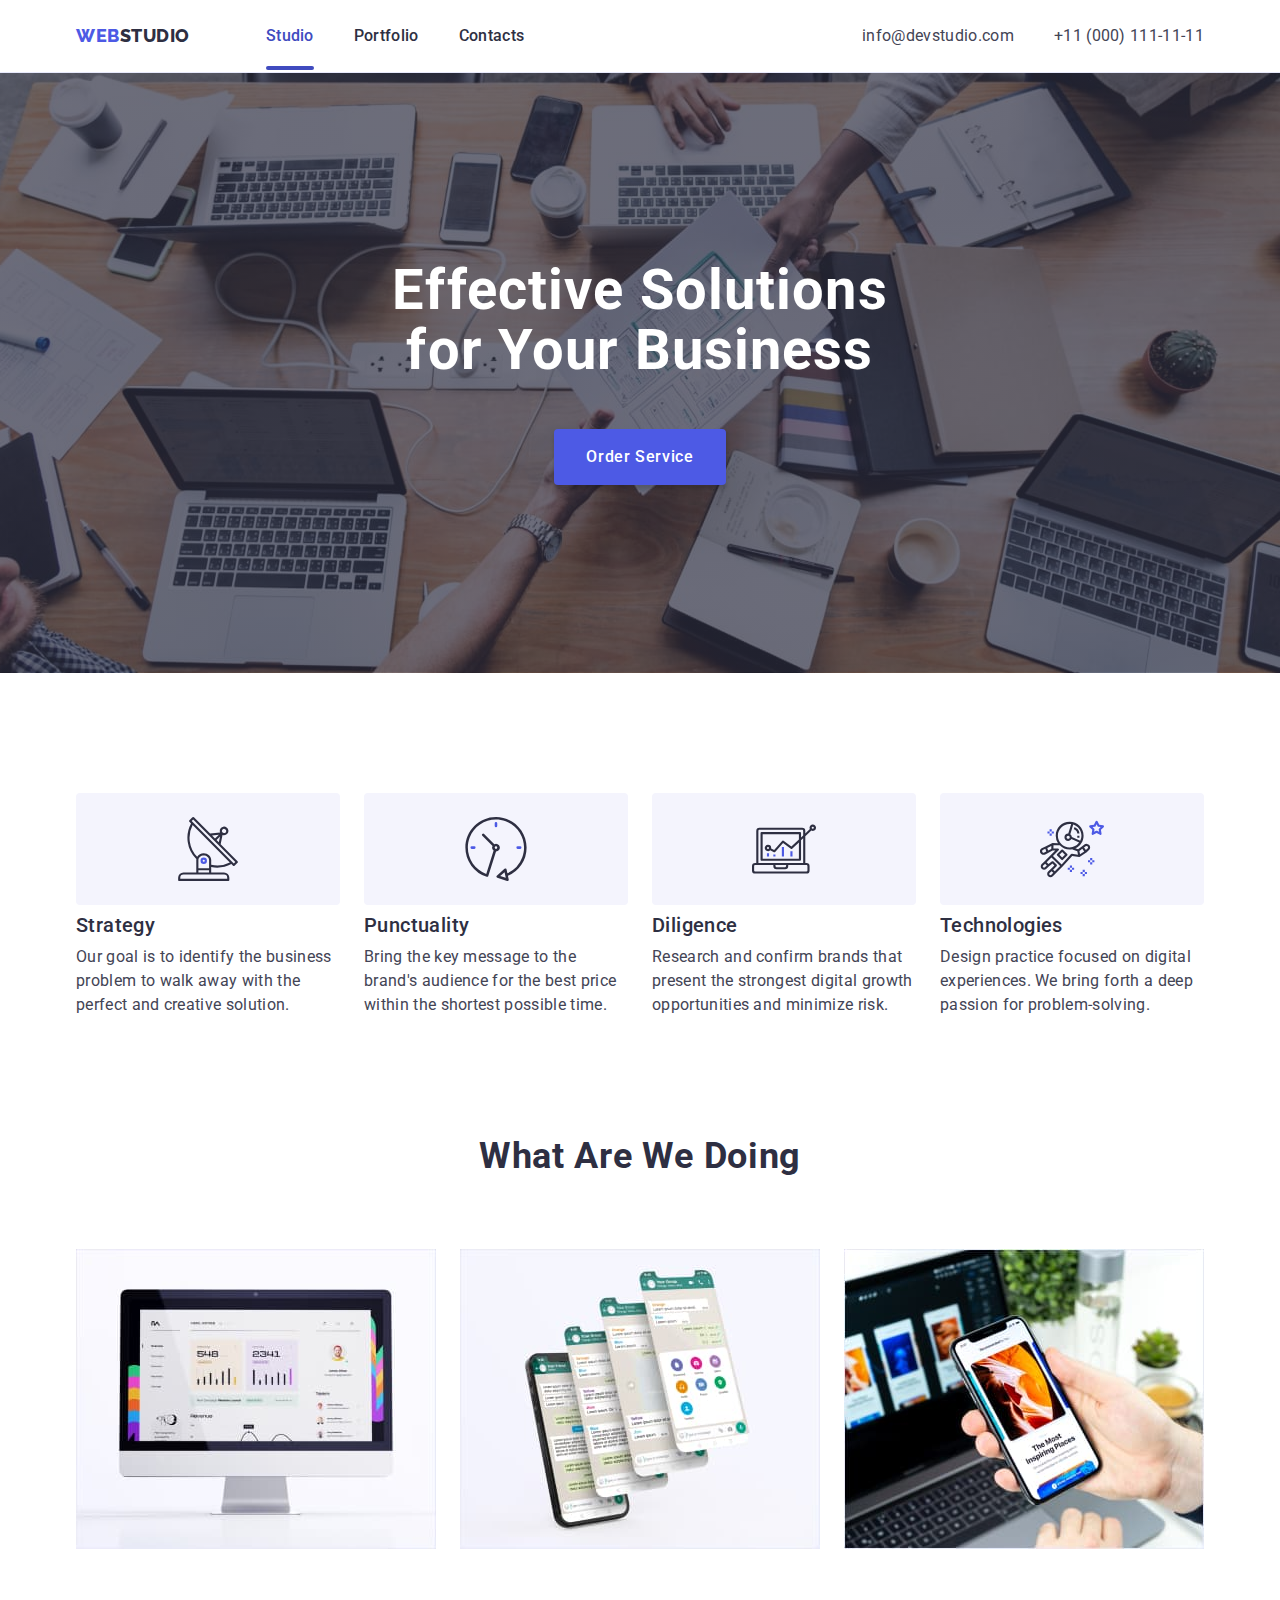
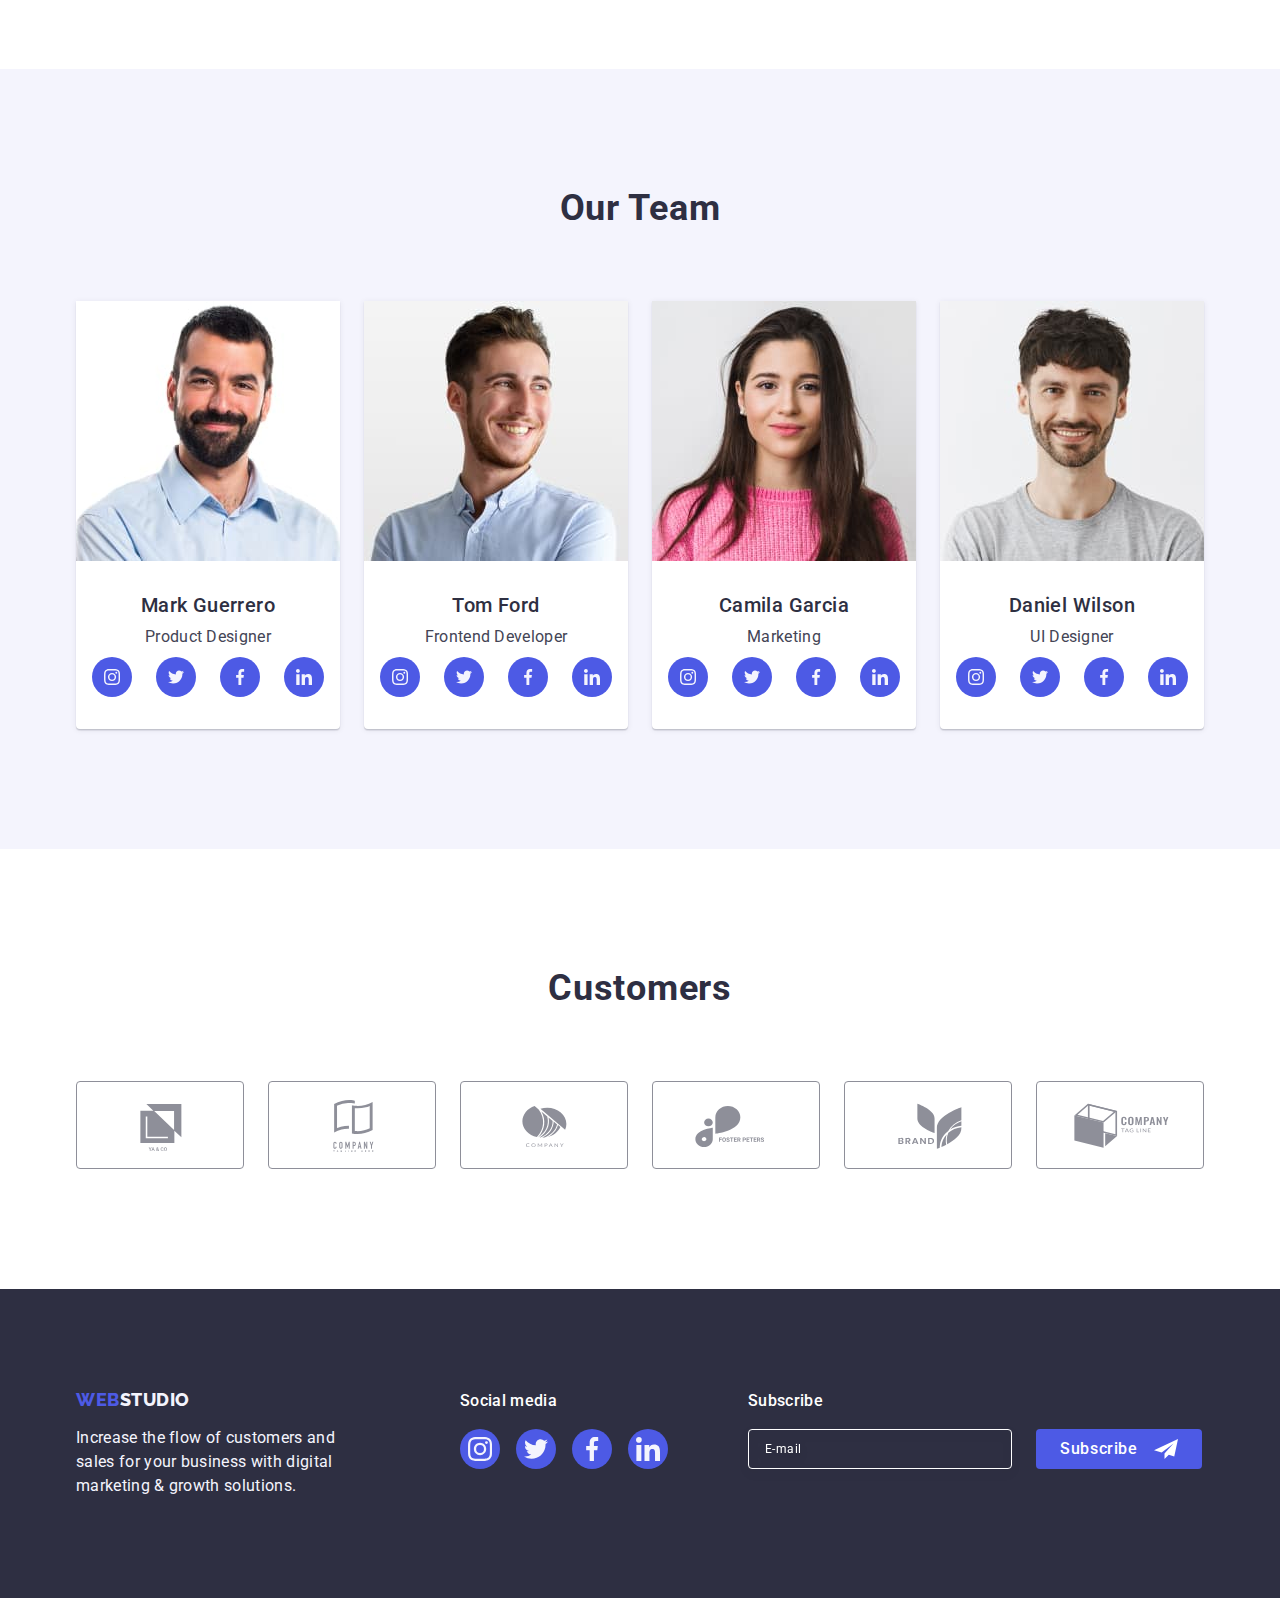
<file: index.html>
<!DOCTYPE html>
<html lang="en">
  <head>
    <meta charset="UTF-8" />
    <meta name="viewport" content="width=device-width, initial-scale=1.0" />
    <title>Студія</title>
    <link rel="preconnect" href="https://fonts.googleapis.com" />
    <link rel="preconnect" href="https://fonts.gstatic.com" crossorigin />
    <link
      href="https://fonts.googleapis.com/css2?family=Raleway:wght@800&family=Roboto:wght@400;500;700;900&display=swap"
      rel="stylesheet"
    />
    <link
      rel="stylesheet"
      href="https://cdnjs.cloudflare.com/ajax/libs/modern-normalize/2.0.0/modern-normalize.min.css"
    />
    <link rel="stylesheet" href="./css/styles.css" />
  </head>
  <body>
    <header class="header">
      <div class="container header-container">
        <nav class="header-nav">
          <a href="./index.html" class="logo link logo-header"
            >Web<span class="header-logo">Studio</span></a
          >
          <ul class="list menu">
            <li>
              <a href="./index.html" class="header-text link current">Studio</a>
            </li>
            <li>
              <a href="./portfolio.html" class="header-text link">Portfolio</a>
            </li>
            <li><a href="" class="header-text link">Contacts</a></li>
          </ul>
        </nav>
        <address class="mail-normal">
          <ul class="list menu">
            <li>
              <a href="mailto:info@devstudio.com" class="link contacts"
                >info@devstudio.com</a
              >
            </li>
            <li>
              <a href="tel:+110001111111" class="link contacts"
                >+11 (000) 111-11-11</a
              >
            </li>
          </ul>
        </address>
      </div>
    </header>
    <main>
      <section class="hero">
        <div class="container hero-container">
          <h1 class="hero-name">Effective Solutions for Your Business</h1>
          <button type="button" class="hero-btn" data-modal-open>
            Order Service
          </button>
        </div>
      </section>
      <section class="advanced">
        <div class="container">
          <h2 class="visually-hidden">Advanced</h2>
          <ul class="list advanced-list">
            <li class="item-list">
              <div class="advanced-item-top">
                <svg class="advanced-icon" width="64" height="64">
                  <use href="./images/icons.svg#icon-antenna"></use>
                </svg>
              </div>
              <h3 class="advanced-header">Strategy</h3>
              <p class="advanced-text">
                Our goal is to identify the business problem to walk away with
                the perfect and creative solution.
              </p>
            </li>
            <li class="item-list">
              <div class="advanced-item-top">
                <svg class="advanced-icon" width="64" height="64">
                  <use href="./images/icons.svg#icon-clock"></use>
                </svg>
              </div>
              <h3 class="advanced-header">Punctuality</h3>
              <p class="advanced-text">
                Bring the key message to the brand's audience for the best price
                within the shortest possible time.
              </p>
            </li>
            <li class="item-list">
              <div class="advanced-item-top">
                <svg class="advanced-icon" width="64" height="64">
                  <use href="./images/icons.svg#icon-diagram"></use>
                </svg>
              </div>
              <h3 class="advanced-header">Diligence</h3>
              <p class="advanced-text">
                Research and confirm brands that present the strongest digital
                growth opportunities and minimize risk.
              </p>
            </li>
            <li class="item-list">
              <div class="advanced-item-top">
                <svg class="advanced-icon" width="64" height="64">
                  <use href="./images/icons.svg#icon-astronaut"></use>
                </svg>
              </div>
              <h3 class="advanced-header">Technologies</h3>
              <p class="advanced-text">
                Design practice focused on digital experiences. We bring forth a
                deep passion for problem-solving.
              </p>
            </li>
          </ul>
        </div>
      </section>
      <section class="acting">
        <div class="container">
          <h2 class="second-header">What are we doing</h2>
          <ul class="list acting-list">
            <li class="acting-item">
              <img src="./images/computer.jpg" alt="computer" width="360" />
            </li>
            <li class="acting-item">
              <img src="./images/phone.jpg" alt="phone" width="360" />
            </li>
            <li class="acting-item">
              <img src="./images/notebook.jpg" alt="notebook" width="360" />
            </li>
          </ul>
        </div>
      </section>
      <section class="team">
        <div class="container">
          <h2 class="second-header">Our team</h2>
          <ul class="list team-list">
            <li class="team-back">
              <img src="./images/photo-mark.jpg" alt="photo-mark" width="264" />
              <div class="team-text">
                <h3 class="team-name">Mark Guerrero</h3>
                <p class="team-description">Product Designer</p>
                <ul class="team-icon-row">
                  <li class="team-icon-item">
                    <a href="" class="team-icon"
                      ><svg class="team-icon-svg" width="16" height="16">
                        <use
                          href="./images/icons.svg#icon-instagram"
                        ></use></svg
                    ></a>
                  </li>
                  <li class="team-icon-item">
                    <a href="" class="team-icon"
                      ><svg class="team-icon-svg" width="16" height="16">
                        <use href="./images/icons.svg#icon-twitter"></use></svg
                    ></a>
                  </li>
                  <li class="team-icon-item">
                    <a href="" class="team-icon"
                      ><svg class="team-icon-svg" width="16" height="16">
                        <use href="./images/icons.svg#icon-facebook"></use></svg
                    ></a>
                  </li>
                  <li class="team-icon-item">
                    <a href="" class="team-icon"
                      ><svg class="team-icon-svg" width="16" height="16">
                        <use href="./images/icons.svg#icon-linkedin"></use></svg
                    ></a>
                  </li>
                </ul>
              </div>
            </li>
            <li class="team-back">
              <img src="./images/photo-tom.jpg" alt="photo-tom" width="264" />
              <div class="team-text">
                <h3 class="team-name">Tom Ford</h3>
                <p class="team-description">Frontend Developer</p>

                <ul class="team-icon-row">
                  <li class="team-icon-item">
                    <a href="" class="team-icon"
                      ><svg class="team-icon-svg" width="16" height="16">
                        <use
                          href="./images/icons.svg#icon-instagram"
                        ></use></svg
                    ></a>
                  </li>
                  <li class="team-icon-item">
                    <a href="" class="team-icon"
                      ><svg class="team-icon-svg" width="16" height="16">
                        <use href="./images/icons.svg#icon-twitter"></use></svg
                    ></a>
                  </li>
                  <li class="team-icon-item">
                    <a href="" class="team-icon"
                      ><svg class="team-icon-svg" width="16" height="16">
                        <use href="./images/icons.svg#icon-facebook"></use></svg
                    ></a>
                  </li>
                  <li class="team-icon-item">
                    <a href="" class="team-icon"
                      ><svg class="team-icon-svg" width="16" height="16">
                        <use href="./images/icons.svg#icon-linkedin"></use></svg
                    ></a>
                  </li>
                </ul>
              </div>
            </li>
            <li class="team-back">
              <img
                src="./images/photo-camila.jpg"
                alt="photo-camila"
                width="264"
              />
              <div class="team-text">
                <h3 class="team-name">Camila Garcia</h3>
                <p class="team-description">Marketing</p>
                <ul class="team-icon-row">
                  <li class="team-icon-item">
                    <a href="" class="team-icon"
                      ><svg class="team-icon-svg" width="16" height="16">
                        <use
                          href="./images/icons.svg#icon-instagram"
                        ></use></svg
                    ></a>
                  </li>
                  <li class="team-icon-item">
                    <a href="" class="team-icon"
                      ><svg class="team-icon-svg" width="16" height="16">
                        <use href="./images/icons.svg#icon-twitter"></use></svg
                    ></a>
                  </li>
                  <li class="team-icon-item">
                    <a href="" class="team-icon"
                      ><svg class="team-icon-svg" width="16" height="16">
                        <use href="./images/icons.svg#icon-facebook"></use></svg
                    ></a>
                  </li>
                  <li class="team-icon-item">
                    <a href="" class="team-icon"
                      ><svg class="team-icon-svg" width="16" height="16">
                        <use href="./images/icons.svg#icon-linkedin"></use></svg
                    ></a>
                  </li>
                </ul>
              </div>
            </li>
            <li class="team-back">
              <img
                src="./images/photo-daniel.jpg"
                alt="photo-daniel"
                width="264"
              />
              <div class="team-text">
                <h3 class="team-name">Daniel Wilson</h3>
                <p class="team-description">UI Designer</p>
                <ul class="team-icon-row">
                  <li class="team-icon-item">
                    <a href="" class="team-icon"
                      ><svg class="team-icon-svg" width="16" height="16">
                        <use
                          href="./images/icons.svg#icon-instagram"
                        ></use></svg
                    ></a>
                  </li>
                  <li class="team-icon-item">
                    <a href="" class="team-icon"
                      ><svg class="team-icon-svg" width="16" height="16">
                        <use href="./images/icons.svg#icon-twitter"></use></svg
                    ></a>
                  </li>
                  <li class="team-icon-item">
                    <a href="" class="team-icon"
                      ><svg class="team-icon-svg" width="16" height="16">
                        <use href="./images/icons.svg#icon-facebook"></use></svg
                    ></a>
                  </li>
                  <li class="team-icon-item">
                    <a href="" class="team-icon"
                      ><svg class="team-icon-svg" width="16" height="16">
                        <use href="./images/icons.svg#icon-linkedin"></use></svg
                    ></a>
                  </li>
                </ul>
              </div>
            </li>
          </ul>
        </div>
      </section>
      <section class="customers">
        <div class="container">
          <h2 class="second-header">Customers</h2>

          <ul class="customers-icon-list">
            <li class="customers-icon-item">
              <a href="" class="customers-icon">
                <svg class="customers-icon-svg" width="104" height="56">
                  <use href="./images/icons.svg#icon-logo-client1"></use>
                </svg>
              </a>
            </li>
            <li class="customers-icon-item">
              <a href="" class="customers-icon">
                <svg class="customers-icon-svg" width="104" height="56">
                  <use href="./images/icons.svg#icon-logo-client2"></use>
                </svg>
              </a>
            </li>
            <li class="customers-icon-item">
              <a href="" class="customers-icon">
                <svg class="customers-icon-svg" width="104" height="56">
                  <use href="./images/icons.svg#icon-logo-client3"></use>
                </svg>
              </a>
            </li>
            <li class="customers-icon-item">
              <a href="" class="customers-icon">
                <svg class="customers-icon-svg" width="104" height="56">
                  <use href="./images/icons.svg#icon-logo-client4"></use>
                </svg>
              </a>
            </li>
            <li class="customers-icon-item">
              <a href="" class="customers-icon">
                <svg class="customers-icon-svg" width="104" height="56">
                  <use href="./images/icons.svg#icon-logo-client5"></use>
                </svg>
              </a>
            </li>
            <li class="customers-icon-item">
              <a href="" class="customers-icon">
                <svg class="customers-icon-svg" width="104" height="56">
                  <use href="./images/icons.svg#icon-logo-client6"></use>
                </svg>
              </a>
            </li>
          </ul>
        </div>
      </section>
    </main>
    <footer class="footer">
      <div class="container footer-container">
        <div class="footer-descr">
          <a href="./index.html" class="logo link logo-footer"
            >Web<span class="footer-logo">Studio</span></a
          >
          <p class="footer-text">
            Increase the flow of customers and sales for your business with
            digital marketing & growth solutions.
          </p>
        </div>
        <div class="footer-social">
          <p class="footer-social-text">Social media</p>
          <ul class="footer-social-list">
            <li class="footer-icon">
              <a href="" class="link footer-icon-link">
                <svg class="footer-icon-item" width="24" height="24">
                  <use href="./images/icons.svg#icon-instagram"></use></svg
              ></a>
            </li>
            <li class="footer-icon">
              <a href="" class="link footer-icon-link">
                <svg class="footer-icon-item" width="24" height="24">
                  <use href="./images/icons.svg#icon-twitter"></use></svg
              ></a>
            </li>
            <li class="footer-icon">
              <a href="" class="link footer-icon-link">
                <svg class="footer-icon-item" width="24" height="24">
                  <use href="./images/icons.svg#icon-facebook"></use></svg
              ></a>
            </li>
            <li class="footer-icon">
              <a href="" class="link footer-icon-link">
                <svg class="footer-icon-item" width="24" height="24">
                  <use href="./images/icons.svg#icon-linkedin"></use></svg
              ></a>
            </li>
          </ul>
        </div>
        <div class="footer-registration">
          <p class="footer-reg-title">Subscribe</p>
          <form class="footer-form">
            <label class="footer-form-label">
              <input
                type="email"
                class="footer-reg-input"
                name="user-email"
                id="footer-email"
                placeholder="E-mail"
                required
            /></label>

            <button type="submit" class="footer-reg-btn">
              Subscribe
              <svg class="footer-form-svg" width="24" height="24">
                <use href="./images/icons.svg#icon-plane"></use>
              </svg>
            </button>
          </form>
        </div>
      </div>
    </footer>
    <div class="backdrop is-hidden" data-modal>
      <div class="modal">
        <button type="button" class="modal-close-btn" data-modal-close>
          <svg class="modal-close-svg" width="8" height="8">
            <use href="./images/icons.svg#icon-close-black"></use>
          </svg>
        </button>
        <p class="modal-title">Leave your contacts and we will call you back</p>
        <form class="modal-form">
          <div class="modal-field">
            <label for="user-name" class="modal-form-title">Name</label>
            <div class="input-wrap">
              <input
                type="text"
                class="modal-form-input"
                name="user-name"
                id="user-name"
                required
              />
              <svg class="modal-form-icon" width="18" height="24">
                <use href="./images/icons.svg#icon-modal-person"></use>
              </svg>
            </div>
          </div>
          <div class="modal-field">
            <label for="modal-phone" class="modal-form-title">Phone</label>
            <div class="input-wrap">
              <input
                type="tel"
                class="modal-form-input"
                name="user-phone"
                id="modal-phone"
                required
              />
              <svg class="modal-form-icon" width="18" height="24">
                <use href="./images/icons.svg#icon-modal-phone"></use>
              </svg>
            </div>
          </div>
          <div class="modal-field">
            <label for="modal-email" class="modal-form-title">Email</label>
            <div class="input-wrap">
              <input
                type="email"
                class="modal-form-input"
                name="user-email"
                id="modal-email"
                required
              />
              <svg class="modal-form-icon" width="18" height="24">
                <use href="./images/icons.svg#icon-modal-email"></use>
              </svg>
            </div>
          </div>
          <div class="modal-comment">
            <label for="user-comment" class="modal-form-title">Comment</label>
            <textarea
              class="modal-form-textarea"
              name="user-comment"
              id="user-comment"
              placeholder="Text input"
            ></textarea>
          </div>
          <div class="modal-privet">
            <input
              class="form-checkbox-input visually-hidden"
              type="checkbox"
              name="user-privacy"
              id="user-privacy"
              value="true"
            />
            <label for="user-privacy" class="form-checkbox-label">
              <span class="checkbox-sing">
                <svg class="check-icon" width="10" height="8">
                  <use href="./images/icons.svg#icon-modal-checkbox"></use>
                </svg>
              </span>
              I accept the terms and conditions of the
              <a href="" class="form-checkbox-link"> Privacy Policy</a>
            </label>
          </div>
          <button type="submit" class="modal-btn">Send</button>
        </form>
      </div>
    </div>
    <script src="./js/modal.js"></script>
  </body>
</html>
</file>
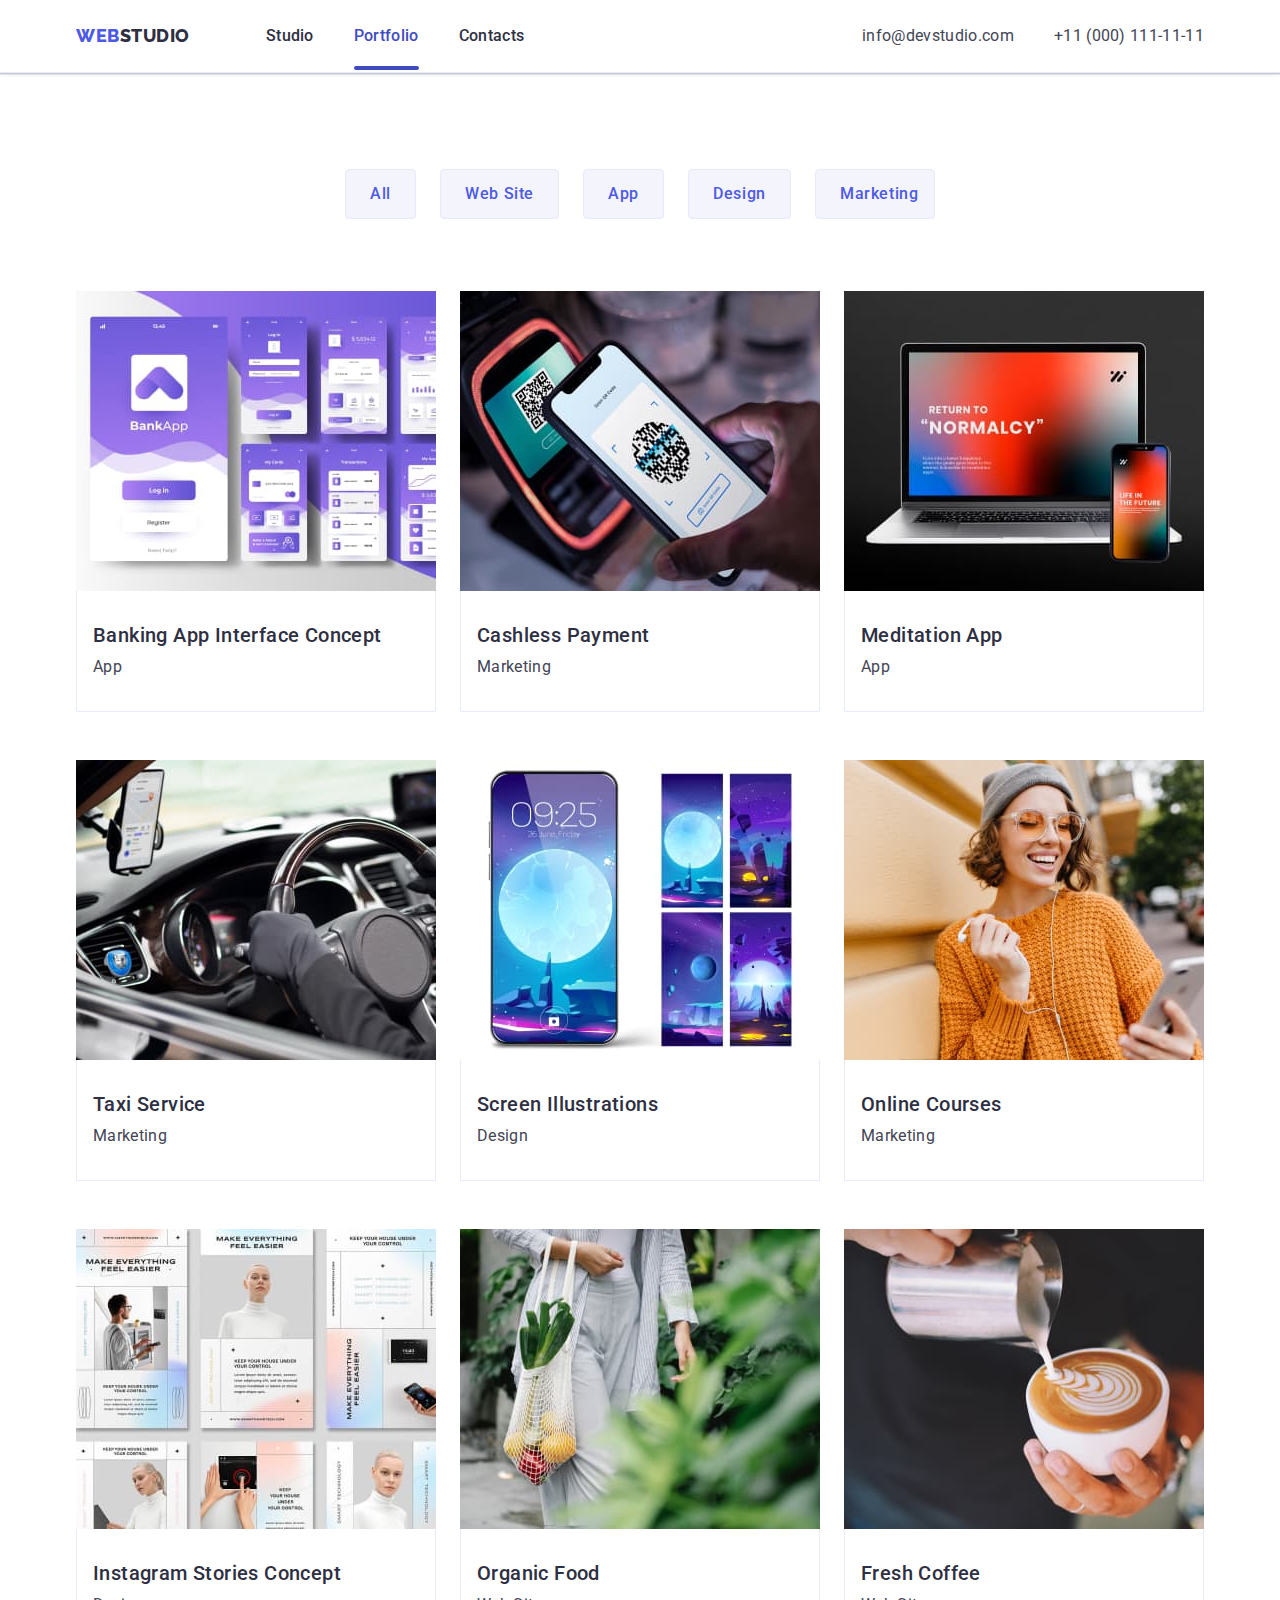
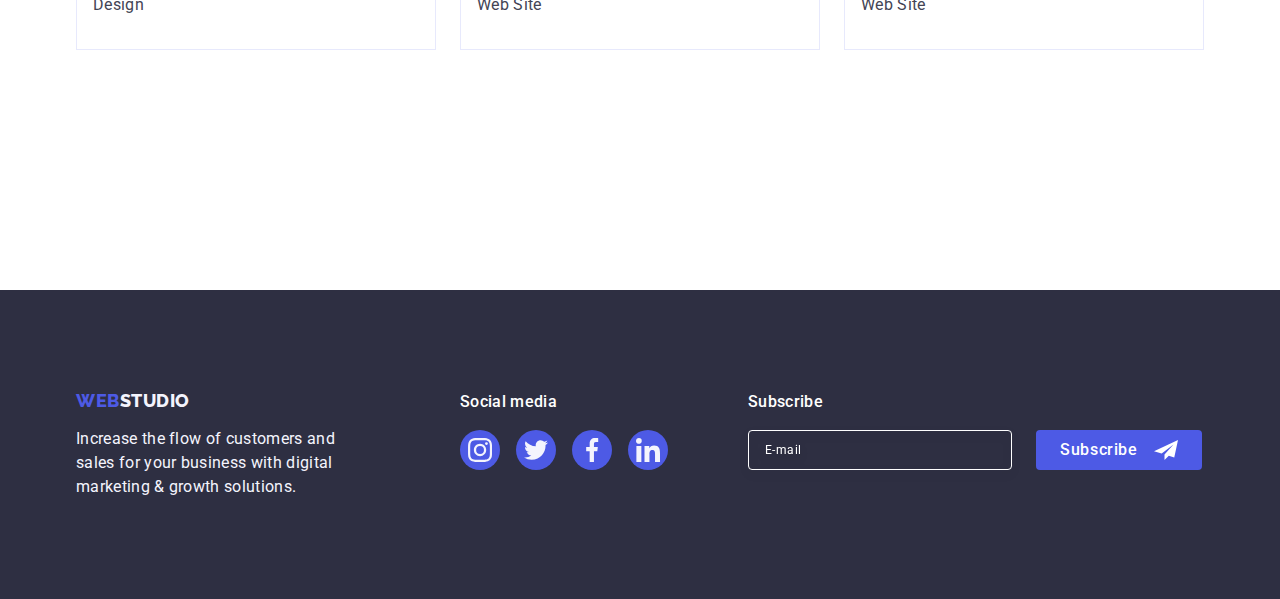
<file: portfolio.html>
<!DOCTYPE html>
<html lang="en">
  <head>
    <meta charset="UTF-8" />
    <meta name="viewport" content="width=device-width, initial-scale=1.0" />
    <title>Портфоліо</title>
    <link rel="preconnect" href="https://fonts.googleapis.com" />
    <link rel="preconnect" href="https://fonts.gstatic.com" crossorigin />
    <link
      href="https://fonts.googleapis.com/css2?family=Raleway:wght@800&family=Roboto:wght@400;500;700;900&display=swap"
      rel="stylesheet"
    />
    <link
      rel="stylesheet"
      href="https://cdnjs.cloudflare.com/ajax/libs/modern-normalize/2.0.0/modern-normalize.min.css"
    />
    <link rel="stylesheet" href="./css/styles.css" />
  </head>
  <body>
    <header class="header">
      <div class="container header-container">
        <nav class="header-nav">
          <a href="./index.html" class="logo link logo-header"
            >Web<span class="header-logo">Studio</span></a
          >
          <ul class="list menu">
            <li><a href="./index.html" class="header-text link">Studio</a></li>
            <li>
              <a href="./portfolio.html" class="header-text link current"
                >Portfolio</a
              >
            </li>
            <li><a href="" class="header-text link">Contacts</a></li>
          </ul>
        </nav>
        <address class="mail-normal">
          <ul class="list menu">
            <li>
              <a href="mailto:info@devstudio.com" class="link contacts"
                >info@devstudio.com</a
              >
            </li>
            <li>
              <a href="tel:+110001111111" class="link contacts"
                >+11 (000) 111-11-11</a
              >
            </li>
          </ul>
        </address>
      </div>
    </header>
    <main>
      <section class="portfolio">
        <div class="container">
          <h1 class="visually-hidden">Cards</h1>

          <ul class="list menu-list">
            <li><button type="button" class="list-btn">All</button></li>
            <li><button type="button" class="list-btn">Web Site</button></li>
            <li><button type="button" class="list-btn">App</button></li>
            <li><button type="button" class="list-btn">Design</button></li>
            <li><button type="button" class="list-btn">Marketing</button></li>
          </ul>
          <ul class="list cards">
            <li class="cards-item">
              <a href="" class="cards-link link">
                <div class="cards-cover-wrap">
                  <img
                    src="./images/banking.jpg"
                    alt="banking-app"
                    width="360"
                  />

                  <p class="cards-cover">
                    14 Stylish and User-Friendly App Design Concepts · Task
                    Manager App · Calorie Tracker App · Exotic Fruit Ecommerce
                    App · Cloud Storage App
                  </p>
                </div>
                <div class="cards-size">
                  <h2 class="cards-names">Banking App Interface Concept</h2>
                  <p class="cards-description">App</p>
                </div>
              </a>
            </li>
            <li class="cards-item">
              <a href="" class="cards-link link">
                <div class="cards-cover-wrap">
                  <img
                    src="./images/cashless-payment.jpg"
                    alt="cashless-payment"
                    width="360"
                  />

                  <p class="cards-cover">
                    14 Stylish and User-Friendly App Design Concepts · Task
                    Manager App · Calorie Tracker App · Exotic Fruit Ecommerce
                    App · Cloud Storage App
                  </p>
                </div>
                <div class="cards-size">
                  <h2 class="cards-names">Cashless Payment</h2>
                  <p class="cards-description">Marketing</p>
                </div>
              </a>
            </li>
            <li class="cards-item">
              <a href="" class="cards-link link">
                <div class="cards-cover-wrap">
                  <img
                    src="./images/meditation-app.jpg"
                    alt="meditation-app"
                    width="360"
                  />

                  <p class="cards-cover">
                    14 Stylish and User-Friendly App Design Concepts · Task
                    Manager App · Calorie Tracker App · Exotic Fruit Ecommerce
                    App · Cloud Storage App
                  </p>
                </div>
                <div class="cards-size">
                  <h2 class="cards-names">Meditation App</h2>
                  <p class="cards-description">App</p>
                </div></a
              >
            </li>
            <li class="cards-item">
              <a href="" class="cards-link link">
                <div class="cards-cover-wrap">
                  <img src="./images/taxi.jpg" alt="taxi-app" width="360" />

                  <p class="cards-cover">
                    14 Stylish and User-Friendly App Design Concepts · Task
                    Manager App · Calorie Tracker App · Exotic Fruit Ecommerce
                    App · Cloud Storage App
                  </p>
                </div>
                <div class="cards-size">
                  <h2 class="cards-names">Taxi Service</h2>
                  <p class="cards-description">Marketing</p>
                </div></a
              >
            </li>
            <li class="cards-item">
              <a href="" class="cards-link link">
                <div class="cards-cover-wrap">
                  <img
                    src="./images/illustrations.jpg"
                    alt="screen-illustrations"
                    width="360"
                  />

                  <p class="cards-cover">
                    14 Stylish and User-Friendly App Design Concepts · Task
                    Manager App · Calorie Tracker App · Exotic Fruit Ecommerce
                    App · Cloud Storage App
                  </p>
                </div>
                <div class="cards-size">
                  <h2 class="cards-names">Screen Illustrations</h2>
                  <p class="cards-description">Design</p>
                </div></a
              >
            </li>
            <li class="cards-item">
              <a href="" class="cards-link link">
                <div class="cards-cover-wrap">
                  <img
                    src="./images/courses.jpg"
                    alt="online-courses"
                    width="360"
                  />

                  <p class="cards-cover">
                    14 Stylish and User-Friendly App Design Concepts · Task
                    Manager App · Calorie Tracker App · Exotic Fruit Ecommerce
                    App · Cloud Storage App
                  </p>
                </div>
                <div class="cards-size">
                  <h2 class="cards-names">Online Courses</h2>
                  <p class="cards-description">Marketing</p>
                </div></a
              >
            </li>
            <li class="cards-item">
              <a href="" class="cards-link link">
                <div class="cards-cover-wrap">
                  <img
                    src="./images/inst-concept.jpg"
                    alt="inst-concept"
                    width="360"
                  />

                  <p class="cards-cover">
                    14 Stylish and User-Friendly App Design Concepts · Task
                    Manager App · Calorie Tracker App · Exotic Fruit Ecommerce
                    App · Cloud Storage App
                  </p>
                </div>
                <div class="cards-size">
                  <h2 class="cards-names">Instagram Stories Concept</h2>
                  <p class="cards-description">Design</p>
                </div></a
              >
            </li>
            <li class="cards-item">
              <a href="" class="cards-link link">
                <div class="cards-cover-wrap">
                  <img src="./images/org-food.jpg" alt="org-food" width="360" />

                  <p class="cards-cover">
                    14 Stylish and User-Friendly App Design Concepts · Task
                    Manager App · Calorie Tracker App · Exotic Fruit Ecommerce
                    App · Cloud Storage App
                  </p>
                </div>
                <div class="cards-size">
                  <h2 class="cards-names">Organic Food</h2>
                  <p class="cards-description">Web Site</p>
                </div></a
              >
            </li>
            <li class="cards-item">
              <a href="" class="cards-link link">
                <div class="cards-cover-wrap">
                  <img
                    src="./images/fresh-coffee.jpg"
                    alt="fresh-coffee"
                    width="360"
                  />
                  <p class="cards-cover">
                    14 Stylish and User-Friendly App Design Concepts · Task
                    Manager App · Calorie Tracker App · Exotic Fruit Ecommerce
                    App · Cloud Storage App
                  </p>
                </div>
                <div class="cards-size">
                  <h2 class="cards-names">Fresh Coffee</h2>
                  <p class="cards-description">Web Site</p>
                </div></a
              >
            </li>
          </ul>
        </div>
      </section>
    </main>
    <footer class="footer">
      <div class="container footer-container">
        <div class="footer-descr">
          <a href="./index.html" class="logo link logo-footer"
            >Web<span class="footer-logo">Studio</span></a
          >
          <p class="footer-text">
            Increase the flow of customers and sales for your business with
            digital marketing & growth solutions.
          </p>
        </div>
        <div class="footer-social">
          <p class="footer-social-text">Social media</p>
          <ul class="footer-social-list">
            <li class="footer-icon">
              <a href="" class="link footer-icon-link">
                <svg class="footer-icon-item" width="24" height="24">
                  <use href="./images/icons.svg#icon-instagram"></use></svg
              ></a>
            </li>
            <li class="footer-icon">
              <a href="" class="link footer-icon-link">
                <svg class="footer-icon-item" width="24" height="24">
                  <use href="./images/icons.svg#icon-twitter"></use></svg
              ></a>
            </li>
            <li class="footer-icon">
              <a href="" class="link footer-icon-link">
                <svg class="footer-icon-item" width="24" height="24">
                  <use href="./images/icons.svg#icon-facebook"></use></svg
              ></a>
            </li>
            <li class="footer-icon">
              <a href="" class="link footer-icon-link">
                <svg class="footer-icon-item" width="24" height="24">
                  <use href="./images/icons.svg#icon-linkedin"></use></svg
              ></a>
            </li>
          </ul>
        </div>
        <div class="footer-registration">
          <p class="footer-reg-title">Subscribe</p>
          <form class="footer-form">
            <label class="footer-form-label">
              <input
                type="email"
                class="footer-reg-input"
                name="user-email"
                id="footer-email"
                placeholder="E-mail"
                required
            /></label>

            <button type="submit" class="footer-reg-btn">
              Subscribe
              <svg class="footer-form-svg" width="24" height="24">
                <use href="./images/icons.svg#icon-plane"></use>
              </svg>
            </button>
          </form>
        </div>
      </div>
    </footer>
  </body>
</html>
</file>
<file: css/styles.css>
:root {
  --primary-brand: #4d5ae5;
  --presssed-state: #404bbf;
  --dark: #2e2f42;
  --text: #434455;
  --accent: #e7e9fc;
  --light: #f4f4fd;
  --white-background: #ffffff;
  --modal: rgba(46, 47, 66, 0.4);
}

body {
  font-family: 'Roboto', sans-serif;
  color: var(--text);
  background: var(--white-background);
  margin: 0;
}
p,
h1,
h2,
h3,
h4,
h5,
h6 {
  margin-top: 0;
  margin-bottom: 0;
}

ul {
  list-style-type: none;
  margin-top: 0;
  margin-bottom: 0;
  padding-left: 0;
}
img {
  display: block;
}
.link {
  text-decoration: none;
}
.list {
  list-style: none;
}

.container {
  width: 1158px;
  margin: 0 auto;
  padding: 0 15px;
}
/*------------HEADER-----------*/
.header {
  border-bottom: 1px solid var(--accent);
  box-shadow: 0px 1px 6px 0px rgba(46, 47, 66, 0.08),
    0px 1px 1px 0px rgba(46, 47, 66, 0.16),
    0px 2px 1px 0px rgba(46, 47, 66, 0.08);
}
.header-container {
  display: flex;
}
.header-nav {
  display: flex;
  align-items: center;
}
.menu {
  display: flex;
  gap: 40px;
}
.logo {
  font-family: 'Raleway', sans-serif;
  color: var(--primary-brand);
  font-size: 18px;
  font-weight: 800;
  line-height: 1.17;
  letter-spacing: 0.03em;
  text-transform: uppercase;
}
.logo-header {
  margin-right: 76px;
  padding: 24px 0;
}
.header-logo {
  color: var(--dark);
}

.header-text {
  color: var(--dark);
  font-size: 16px;
  font-weight: 500;
  line-height: 1.5;
  letter-spacing: 0.02em;
  padding: 24px 0;
  transition: color 250ms cubic-bezier(0.4, 0, 0.2, 1);
}
.header-text:hover,
.header-text:focus {
  color: var(--presssed-state);
}
.current {
  color: var(--presssed-state);
  position: relative;
}
.current::after {
  content: '';
  display: block;
  width: 100%;
  height: 4px;
  position: absolute;
  left: 0;
  bottom: -1px;
  border-radius: 2px;
  background-color: var(--presssed-state);
}
.mail-normal {
  font-style: normal;
  margin-left: auto;
  padding: 24px 0;
}
.contacts {
  color: var(--text);
  font-size: 16px;
  line-height: 1.5;
  letter-spacing: 0.02em;
  transition: color 250ms cubic-bezier(0.4, 0, 0.2, 1);
}

.contacts:hover,
.contacts:focus {
  color: var(--presssed-state);
}
/*------------BODY-----------*/

/*------------HERO-----------*/

.hero {
  padding: 188px 0;
  background: var(--dark);
  background-image: linear-gradient(
      rgba(46, 47, 66, 0.7),
      rgba(46, 47, 66, 0.7)
    ),
    url(../images/hero-bg.jpg);
  background-repeat: no-repeat;
  background-position: center;
  background-size: cover;
  max-width: 1440px;
}
.hero-container {
  display: flex;
  flex-direction: column;
  align-items: center;
}
.hero-name {
  color: var(--white-background);
  text-align: center;
  font-size: 56px;
  line-height: 1.07;
  letter-spacing: 0.02em;
  max-width: 496px;
  margin-bottom: 48px;
}
.hero-btn {
  color: var(--white-background);
  font-family: inherit;
  font-size: 16px;
  font-weight: 500;
  line-height: 1.5;
  border: none;
  letter-spacing: 0.04em;
  background-color: var(--primary-brand);
  cursor: pointer;
  min-width: 169px;
  border: none;
  border-radius: 4px;
  box-shadow: 0px 4px 4px 0px rgba(0, 0, 0, 0.15);
  padding: 16px 32px;
  margin: 0 auto;
  transition: background-color 250ms cubic-bezier(0.4, 0, 0.2, 1);
}
.hero-btn:hover,
.hero-btn:focus {
  background-color: var(--presssed-state);
}
/*------------SECTION1-----------*/
.advanced {
  padding: 120px 0;
}
.advanced-list {
  display: flex;
  gap: 24px;
}
.item-list {
  width: calc((100% - 72px) / 4);
}
.advanced-item-top {
  width: 100%;
  height: 112px;
  display: flex;
  background-color: var(--light);
  justify-content: center;
  align-items: center;
  margin-bottom: 8px;
  border-radius: 4px;
}

.advanced-header {
  color: var(--dark);
  font-size: 20px;
  font-weight: 500;
  line-height: 1.2;
  letter-spacing: 0.02em;
  margin-bottom: 8px;
}
.advanced-text {
  font-size: 16px;
  line-height: 1.5;
  letter-spacing: 0.02em;
}

.visually-hidden {
  position: absolute;
  width: 1px;
  height: 1px;
  margin: -1px;
  border: 0;
  padding: 0;
  white-space: nowrap;
  clip-path: inset(100%);
  clip: rect(0 0 0 0);
  overflow: hidden;
}

/*------------SECTION2-----------*/
.acting {
  padding-bottom: 120px;
}
.acting-list {
  display: flex;
  gap: 24px;
}
.second-header {
  color: var(--dark);
  text-align: center;
  font-size: 36px;
  line-height: 1.11;
  letter-spacing: 0.02em;
  text-transform: capitalize;
  margin-bottom: 72px;
}
.acting-item {
  width: calc((100% - 48px) / 3);
}
/*------------SECTION3-----------*/

.team {
  background: var(--light);
  padding: 120px 0;
}
.team-list {
  display: flex;
  gap: 24px;
}
.team-name {
  color: var(--dark);
  text-align: center;
  font-size: 20px;
  font-weight: 500;
  line-height: 1.2;
  letter-spacing: 0.02em;
  margin-bottom: 8px;
}

.team-description {
  font-size: 16px;
  text-align: center;
  line-height: 1.5;
  letter-spacing: 0.02em;
  margin-bottom: 8px;
}
.team-text {
  padding: 32px 0;
}
.team-back {
  background: var(--white-background);
  width: calc((100% - 72px) / 4);
  border-radius: 0px 0px 4px 4px;
  box-shadow: 0px 2px 1px 0px rgba(46, 47, 66, 0.08),
    0px 1px 1px 0px rgba(46, 47, 66, 0.16),
    0px 1px 6px 0px rgba(46, 47, 66, 0.08);
}
.team-icon-row {
  display: flex;
  gap: 24px;
  justify-content: center;
}
.team-icon-item {
  width: 40px;
  height: 40px;
}
.team-icon {
  width: 100%;
  height: 100%;
  border-radius: 50%;
  background-color: var(--primary-brand);
  display: flex;
  justify-content: center;
  align-items: center;
  transition: background-color 250ms cubic-bezier(0.4, 0, 0.2, 1);
}
.team-icon-svg {
  fill: var(--light);
}
.team-icon:hover,
.team-icon:focus {
  background-color: var(--presssed-state);
}
/*------------SECTION4-----------*/
.customers {
  padding: 120px 0;
}
.customers-icon-list {
  display: flex;
  gap: 24px;
  justify-content: center;
}
.customers-icon-item {
  width: calc((100% - 120px) / 6);
  height: 88px;
}
.customers-icon {
  width: 100%;
  height: 100%;
  border-radius: 4px;
  border: 1px solid #8e8f99;
  display: flex;
  justify-content: center;
  align-items: center;
  color: #8e8f99;
  transition: color 250ms cubic-bezier(0.4, 0, 0.2, 1),
    border-color 250ms cubic-bezier(0.4, 0, 0.2, 1);
}
.customers-icon-svg {
  fill: currentColor;
}
.customers-icon:hover,
.customers-icon:focus {
  color: var(--presssed-state);
  border-color: var(--presssed-state);
}
/*------------FOOTER-----------*/
.footer {
  background: var(--dark);
  padding: 100px 0;
}
.footer-logo {
  color: var(--light);
}
.footer-text {
  color: var(--light);
  font-size: 16px;
  line-height: 1.5;
  letter-spacing: 0.02em;
  max-width: 264px;
}
.footer-container {
  display: flex;
  align-items: baseline;
}
.footer-descr {
  margin-right: 120px;
}
.logo-footer {
  display: inline-block;
  margin-bottom: 16px;
}
/*.footer-social {
}*/

.footer-social-text {
  color: var(--white-background);
  font-size: 16px;
  font-weight: 500;
  line-height: 1.5;
  letter-spacing: 0.02em;
  margin-bottom: 16px;
}
.footer-social-list {
  display: flex;
  gap: 16px;
  justify-content: center;
}
.footer-icon {
  width: 40px;
  height: 40px;
}
.footer-icon-link {
  width: 100%;
  height: 100%;
  border-radius: 50%;
  background-color: var(--primary-brand);
  display: flex;
  justify-content: center;
  align-items: center;
  transition: background-color 250ms cubic-bezier(0.4, 0, 0.2, 1);
}

.footer-icon-item {
  fill: var(--light);
}
.footer-icon-link:hover,
.footer-icon-link:focus {
  background-color: #31d0aa;
}
.footer-registration {
  margin-left: 80px;
}
.footer-form {
  display: flex;
  gap: 24px;
}

.footer-reg-title {
  color: var(--white-background);
  font-family: inherit;
  font-size: 16px;
  font-weight: 500;
  line-height: 1.5;
  letter-spacing: 0.02em;
  margin-bottom: 16px;
}
.footer-reg-input {
  width: 264px;
  height: 40px;
  color: var(--white-background);
  font-family: inherit;
  font-size: 12px;
  line-height: 1.5;
  letter-spacing: 0.04em;
  background-color: transparent;
  border-radius: 4px;
  border: 1px solid var(--white-background);
  filter: drop-shadow(0px 4px 4px rgba(0, 0, 0, 0.15));
  padding-left: 16px;
}
.footer-reg-input::placeholder {
  color: var(--white-background);
}
.footer-reg-btn {
  display: flex;
  justify-content: center;
  align-items: center;
  font-family: inherit;
  font-size: 16px;
  font-weight: 500;
  line-height: 1.5;
  letter-spacing: 0.04em;
  cursor: pointer;
  background: var(--primary-brand);
  color: var(--white-background);
  min-width: 165px;
  height: 40px;
  border: none;
  border-radius: 4px;

  padding: 8px 24px;
}
.footer-form-svg {
  fill: var(--white-background);
  margin-left: 16px;
}
/*------------PORTFOLIO-----------*/
.portfolio {
  padding-top: 96px;
  padding-bottom: 120px;
}

.menu-list {
  display: flex;
  justify-content: center;
  gap: 24px;
  margin-bottom: 72px;
}
.visually-hidden {
  position: absolute;
  width: 1px;
  height: 1px;
  margin: -1px;
  border: 0;
  padding: 0;
  white-space: nowrap;
  clip-path: inset(100%);
  clip: rect(0 0 0 0);
  overflow: hidden;
}
.list-btn {
  background-color: var(--light);
  color: var(--primary-brand);
  text-align: center;
  font-family: inherit;
  font-size: 16px;
  font-weight: 500;
  line-height: 1.5;
  letter-spacing: 0.04em;
  cursor: pointer;
  border: none;
  padding: 12px 24px;
  border-radius: 4px;
  border: 1px solid var(--accent);
  align-items: center;
  max-width: 120px;
  transition: background-color 250ms cubic-bezier(0.4, 0, 0.2, 1),
    color 250ms cubic-bezier(0.4, 0, 0.2, 1),
    border-color 250ms cubic-bezier(0.4, 0, 0.2, 1),
    box-shadow 250ms cubic-bezier(0.4, 0, 0.2, 1);
}

.list-btn:hover,
.list-btn:focus {
  background-color: var(--presssed-state);
  color: var(--white-background);
  border-color: transparent;
  box-shadow: 0px 2px 2px 0px rgba(0, 0, 0, 0.12),
    0px 2px 1px 0px rgba(0, 0, 0, 0.08), 0px 3px 1px 0px rgba(0, 0, 0, 0.1);
}
.cards {
  display: flex;
  flex-wrap: wrap;
  row-gap: 48px;
  column-gap: 24px;
  padding-bottom: 120px;
}
.cards-item {
  width: calc((100% - 48px) / 3);
}

.cards-link {
  transition: box-shadow 250ms cubic-bezier(0.4, 0, 0.2, 1);
  display: block;
}
.cards-link:hover,
.cards-link:focus {
  box-shadow: 0px 1px 6px rgba(46, 47, 66, 0.08),
    0px 1px 1px rgba(46, 47, 66, 0.16), 0px 2px 1px rgba(46, 47, 66, 0.08);
}
.cards-cover-wrap {
  position: relative;
  overflow: hidden;
}
.cards-cover {
  position: absolute;
  top: 0;
  color: var(--light);
  font-size: 16px;
  line-height: 1.5; /* 150% */
  letter-spacing: 0.02em;
  width: 100%;
  height: 100%;
  background-color: var(--primary-brand);
  padding: 40px 32px;
  transform: translateY(100%);
  transition: transform 250ms cubic-bezier(0.4, 0, 0.2, 1);
}
.cards-link:hover .cards-cover,
.cards-link:focus .cards-cover {
  transform: translateY(0%);
}

.cards-names {
  color: var(--dark);
  font-size: 20px;
  font-weight: 500;
  line-height: 1.2;
  letter-spacing: 0.02em;
  margin-bottom: 8px;
}
.cards-description {
  color: var(--text);
  font-size: 16px;
  line-height: 1.5;
  letter-spacing: 0.02em;
}
.cards-size {
  padding: 32px 16px;
  border: 1px solid var(--accent);
  border-top: none;
  transition: border 250ms cubic-bezier(0.4, 0, 0.2, 1),
    box-shadow 250ms cubic-bezier(0.4, 0, 0.2, 1);
}
.cards-size:hover {
  border: 1px solid var(--light);
  box-shadow: 0px 2px 1px 0px rgba(46, 47, 66, 0.08),
    0px 1px 1px 0px rgba(46, 47, 66, 0.16),
    0px 1px 6px 0px rgba(46, 47, 66, 0.08);
}

/*------------BACKDROP-----------*/
.backdrop {
  position: fixed;
  width: 100%;
  height: 100%;
  background: var(--modal);
  top: 0;
  transition: opacity 250ms cubic-bezier(0.4, 0, 0.2, 1),
    visibility 250ms cubic-bezier(0.4, 0, 0.2, 1);
}
.modal {
  position: absolute;
  width: 408px;
  min-height: 584px;
  top: 50%;
  left: 50%;
  transform: translate(-50%, -50%) scale(1);
  border-radius: 4px;
  background-color: #fcfcfc;
  box-shadow: 0px 2px 1px 0px rgba(0, 0, 0, 0.2),
    0px 1px 3px 0px rgba(0, 0, 0, 0.12), 0px 1px 1px 0px rgba(0, 0, 0, 0.14);
  transition: transform 250ms cubic-bezier(0.4, 0, 0.2, 1);
  padding: 72px 24px 24px 24px;
}
.backdrop.is-hidden .modal {
  transform: translate(-50%, -50%) scale(0);
}
.modal-close-btn {
  position: absolute;
  top: 24px;
  right: 24px;
  border: none;
  width: 24px;
  height: 24px;
  border: 1px solid rgba(0, 0, 0, 0.1);
  border-radius: 50%;
  background-color: var(--accent);
  display: flex;
  justify-content: center;
  align-items: center;
  fill: var(--dark);
  padding: 0;
  cursor: pointer;
  transition: background-color 250ms cubic-bezier(0.4, 0, 0.2, 1),
    border 250ms cubic-bezier(0.4, 0, 0.2, 1);
}
.modal-close-btn:hover,
.modal-close-btn:focus {
  border: none;
  background-color: var(--presssed-state);
  fill: var(--white-background);
}
.modal-close-svg {
  transition: fill 250ms cubic-bezier(0.4, 0, 0.2, 1);
}
.is-hidden {
  opacity: 0;
  visibility: hidden;
  pointer-events: none;
}
.modal-title {
  color: var(--dark);
  text-align: center;
  font-size: 16px;
  font-weight: 500;
  line-height: 1.5;
  letter-spacing: 0.02em;
  margin-bottom: 16px;
}
.modal-form {
}
.modal-field {
  margin-bottom: 8px;
}
.modal-form-title {
  color: #8e8f99;
  font-family: inherit;
  font-size: 12px;
  line-height: 1.17; /* 116.667% */
  letter-spacing: 0.04em;
  margin-bottom: 4px;
  display: block;
}
.modal-form-input {
  width: 360px;
  height: 40px;
  font-family: inherit;
  font-size: 12px;
  line-height: 1.7;
  letter-spacing: 0.04em;
  background-color: transparent;
  border-radius: 4px;
  border: 1px solid var(--modal);
  padding: 8px 38px;
  outline: transparent;
  transition: border-color 250ms cubic-bezier(0.4, 0, 0.2, 1);
}
.modal-form-input:focus {
  border-color: var(--primary-brand);
}
.modal-form-textarea::placeholder {
  color: var(--modal);
}
.input-wrap {
  position: relative;
}
.modal-comment {
  margin-bottom: 16px;
}
.modal-form-icon {
  fill: var(--dark);
  position: absolute;
  left: 16px;
  top: 50%;
  transform: translateY(-50%);
  transition: fill 250ms cubic-bezier(0.4, 0, 0.2, 1);
}
.modal-form-input:focus + .modal-form-icon {
  fill: var(--primary-brand);
}
.modal-form-textarea {
  width: 360px;
  height: 120px;
  font-family: inherit;
  background-color: transparent;
  border-radius: 4px;
  border: 1px solid var(--modal);
  padding: 8px 16px;
  color: var(--modal);
  resize: none;
  font-size: 12px;
  line-height: 1.17;
  letter-spacing: 0.04em;
  outline: transparent;
  transition: border-color 250ms cubic-bezier(0.4, 0, 0.2, 1);
}
.modal-form-textarea:focus {
  border-color: var(--primary-brand);
}
.modal-privet {
  margin-bottom: 24px;
}
.form-checkbox-label {
  font-size: 12px;
  line-height: 1.17;
  letter-spacing: 0.04em;
  color: #8e8f99;
}
.checkbox-sing {
  width: 16px;
  height: 16px;
  border: 1px solid var(--modal);
  border-radius: 2px;
  display: inline-flex;
  transition: background-color 250ms cubic-bezier(0.4, 0, 0.2, 1),
    border 250ms cubic-bezier(0.4, 0, 0.2, 1),
    fill 250ms cubic-bezier(0.4, 0, 0.2, 1);
  margin-right: 8px;
  fill: transparent;
  align-items: center;
  justify-content: center;
}
.form-checkbox-link {
  color: var(--primary-brand);
  line-height: 1.3;
}
.form-checkbox-input:checked + .form-checkbox-label span {
  border: none;
  background-color: var(--presssed-state);
  fill: var(--light);
}
.modal-btn {
  display: block;
  color: var(--white-background);
  font-family: inherit;
  font-size: 16px;
  font-weight: 500;
  line-height: 1.5;
  border: none;
  letter-spacing: 0.04em;
  background-color: var(--primary-brand);
  cursor: pointer;
  min-width: 169px;
  border: none;
  border-radius: 4px;
  box-shadow: 0px 4px 4px 0px rgba(0, 0, 0, 0.15);
  padding: 16px 32px;
  margin: 0 auto;
  transition: background-color 250ms cubic-bezier(0.4, 0, 0.2, 1);
}
.modal-btn:hover,
.modal-btn:focus {
  background-color: var(--presssed-state);
}
</file>
